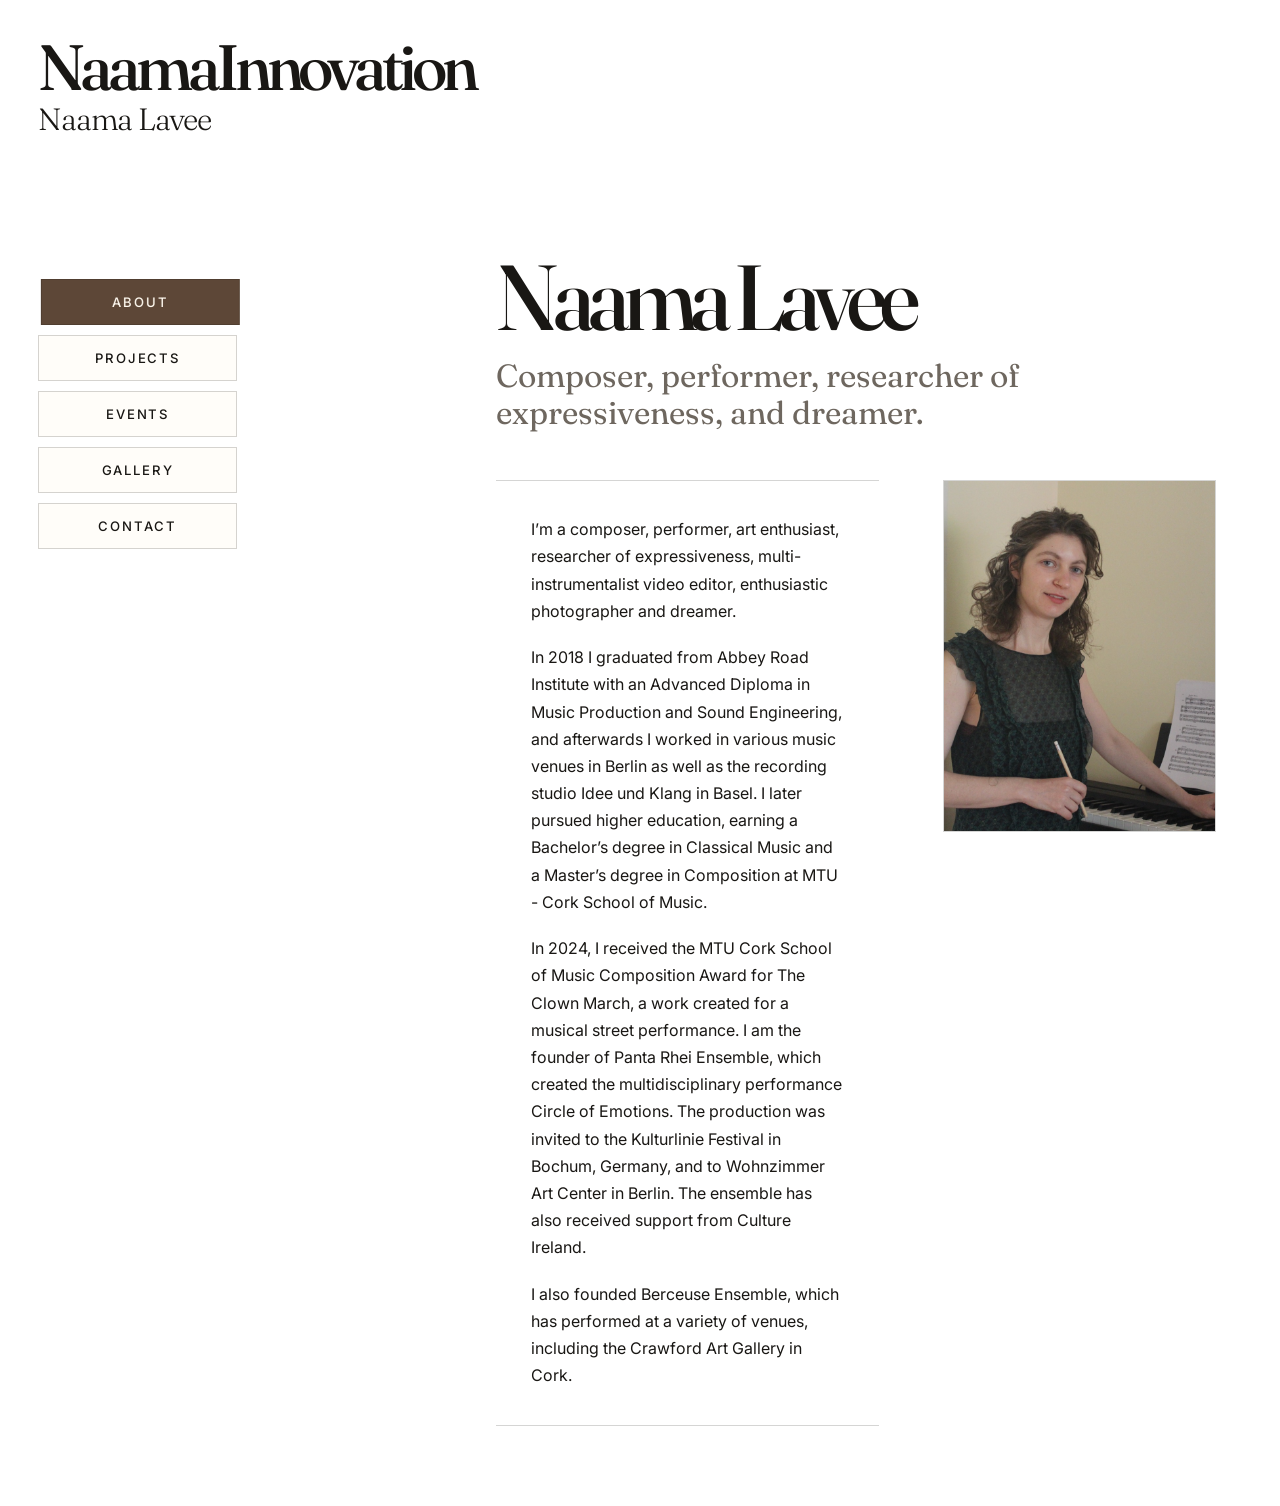
<file: about/index.html>
<!doctype html>
<html lang="en">
  <head>
    <meta charset="utf-8">
    <meta name="viewport" content="width=device-width, initial-scale=1">
    <title>About | NaamaInnovation</title>
    <meta name="description" content="About composer and performer Naama Lavee.">
    <link rel="preconnect" href="https://fonts.googleapis.com">
    <link rel="preconnect" href="https://fonts.gstatic.com" crossorigin>
    <link href="https://fonts.googleapis.com/css2?family=Fraunces:opsz,wght@9..144,300;9..144,500;9..144,700&family=Inter:wght@300;400;500;600&display=swap" rel="stylesheet">
    <link rel="stylesheet" href="/assets/css/styles.css?v=20260628-16">
  </head>
  <body class="content-page reference-page about-page">
    <header class="site-brand" aria-label="Site title">
      <a class="brand-title" href="/">NaamaInnovation</a>
      <p class="brand-subtitle">Naama Lavee</p>
    </header>

    <button class="menu-toggle" type="button" aria-label="Open menu" aria-expanded="false" aria-controls="main-navigation">
      <span></span>
      <span></span>
      <span></span>
    </button>

    <nav class="sidebar" id="main-navigation" aria-label="Main navigation">
      <a href="/about/" aria-current="page">About</a>
      <a href="/works/">Projects</a>
      <a href="/events/">Events</a>
      <a href="/gallery/">Gallery</a>
      <a href="/contact/">Contact</a>
    </nav>

    <main class="page-shell">
      <section class="page-content">
        <h1 class="page-title">Naama Lavee</h1>
        <p class="page-subtitle">Composer, performer, researcher of expressiveness, and dreamer.</p>

        <div class="about-grid">
          <div class="about-copy">
            <p>I’m a composer, performer, art enthusiast, researcher of expressiveness, multi-instrumentalist video editor, enthusiastic photographer and dreamer.</p>
            <p>In 2018 I graduated from Abbey Road Institute with an Advanced Diploma in Music Production and Sound Engineering, and afterwards I worked in various music venues in Berlin as well as the recording studio Idee und Klang in Basel. I later pursued higher education, earning a Bachelor’s degree in Classical Music and a Master’s degree in Composition at MTU - Cork School of Music.</p>
            <p>In 2024, I received the MTU Cork School of Music Composition Award for The Clown March, a work created for a musical street performance. I am the founder of Panta Rhei Ensemble, which created the multidisciplinary performance Circle of Emotions. The production was invited to the Kulturlinie Festival in Bochum, Germany, and to Wohnzimmer Art Center in Berlin. The ensemble has also received support from Culture Ireland.</p>
            <p>I also founded Berceuse Ensemble, which has performed at a variety of venues, including the Crawford Art Gallery in Cork.</p>
          </div>
          <img class="portrait" src="/photos/png3.jpeg" alt="Naama Lavee portrait">
        </div>
      </section>
    </main>
    <script src="/assets/js/menu.js?v=20260628-11"></script>
  </body>
</html>
</file>
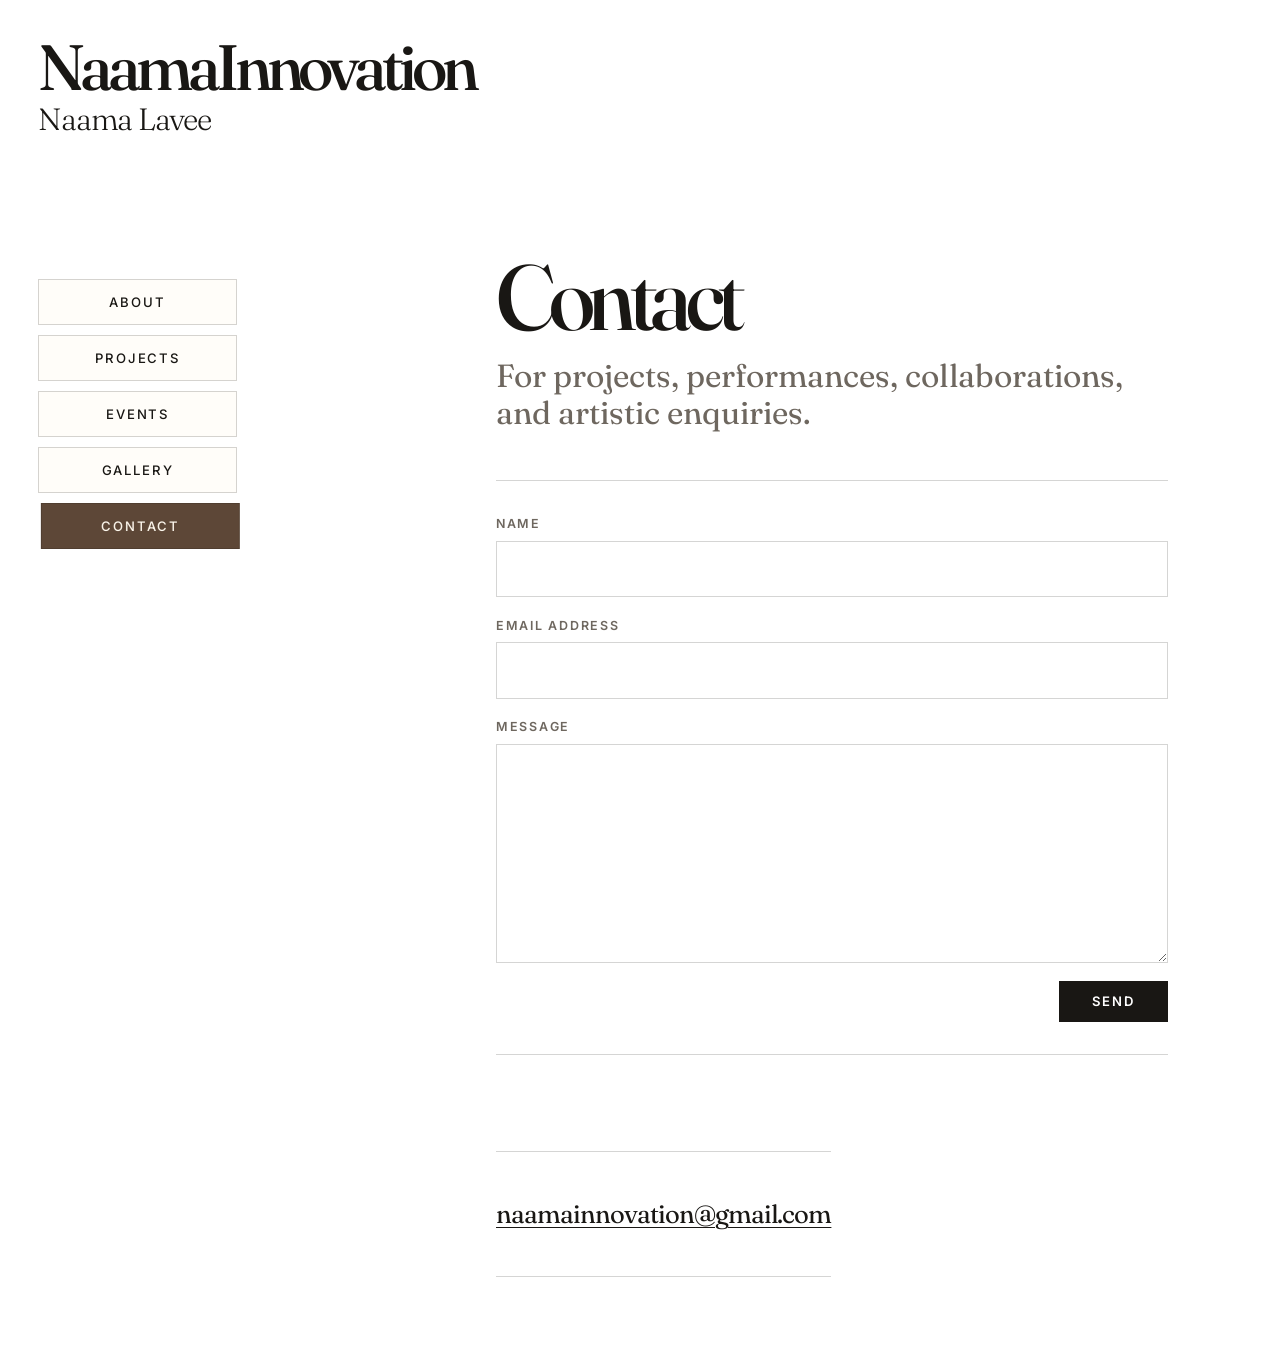
<file: contact/index.html>
<!doctype html>
<html lang="en">
  <head>
    <meta charset="utf-8">
    <meta name="viewport" content="width=device-width, initial-scale=1">
    <title>Contact | NaamaInnovation</title>
    <meta name="description" content="Contact Naama Lavee.">
    <link rel="preconnect" href="https://fonts.googleapis.com">
    <link rel="preconnect" href="https://fonts.gstatic.com" crossorigin>
    <link href="https://fonts.googleapis.com/css2?family=Fraunces:opsz,wght@9..144,300;9..144,500;9..144,700&family=Inter:wght@300;400;500;600&display=swap" rel="stylesheet">
    <link rel="stylesheet" href="/assets/css/styles.css?v=20260628-16">
  </head>
  <body class="content-page reference-page contact-page">
    <header class="site-brand" aria-label="Site title">
      <a class="brand-title" href="/">NaamaInnovation</a>
      <p class="brand-subtitle">Naama Lavee</p>
    </header>

    <button class="menu-toggle" type="button" aria-label="Open menu" aria-expanded="false" aria-controls="main-navigation">
      <span></span>
      <span></span>
      <span></span>
    </button>

    <nav class="sidebar" id="main-navigation" aria-label="Main navigation">
      <a href="/about/">About</a>
      <a href="/works/">Projects</a>
      <a href="/events/">Events</a>
      <a href="/gallery/">Gallery</a>
      <a href="/contact/" aria-current="page">Contact</a>
    </nav>

    <main class="page-shell">
      <section class="page-content">
        <h1 class="page-title">Contact</h1>
        <p class="page-subtitle">For projects, performances, collaborations, and artistic enquiries.</p>

        <form class="contact-form" action="https://formspree.io/f/xrenzddb" method="POST">
          <label>
            <span>Name</span>
            <input type="text" name="name" autocomplete="name" required>
          </label>
          <label>
            <span>Email address</span>
            <input type="email" name="email" autocomplete="email" required>
          </label>
          <label>
            <span>Message</span>
            <textarea name="message" rows="7" required></textarea>
          </label>
          <button type="submit">Send</button>
        </form>

        <div class="contact-panel" aria-label="Contact details">
          <div class="contact-links">
            <a class="contact-email" href="mailto:naamainnovation@gmail.com">naamainnovation@gmail.com</a>
          </div>
        </div>
      </section>
    </main>
    <script src="/assets/js/menu.js?v=20260628-11"></script>
  </body>
</html>
</file>
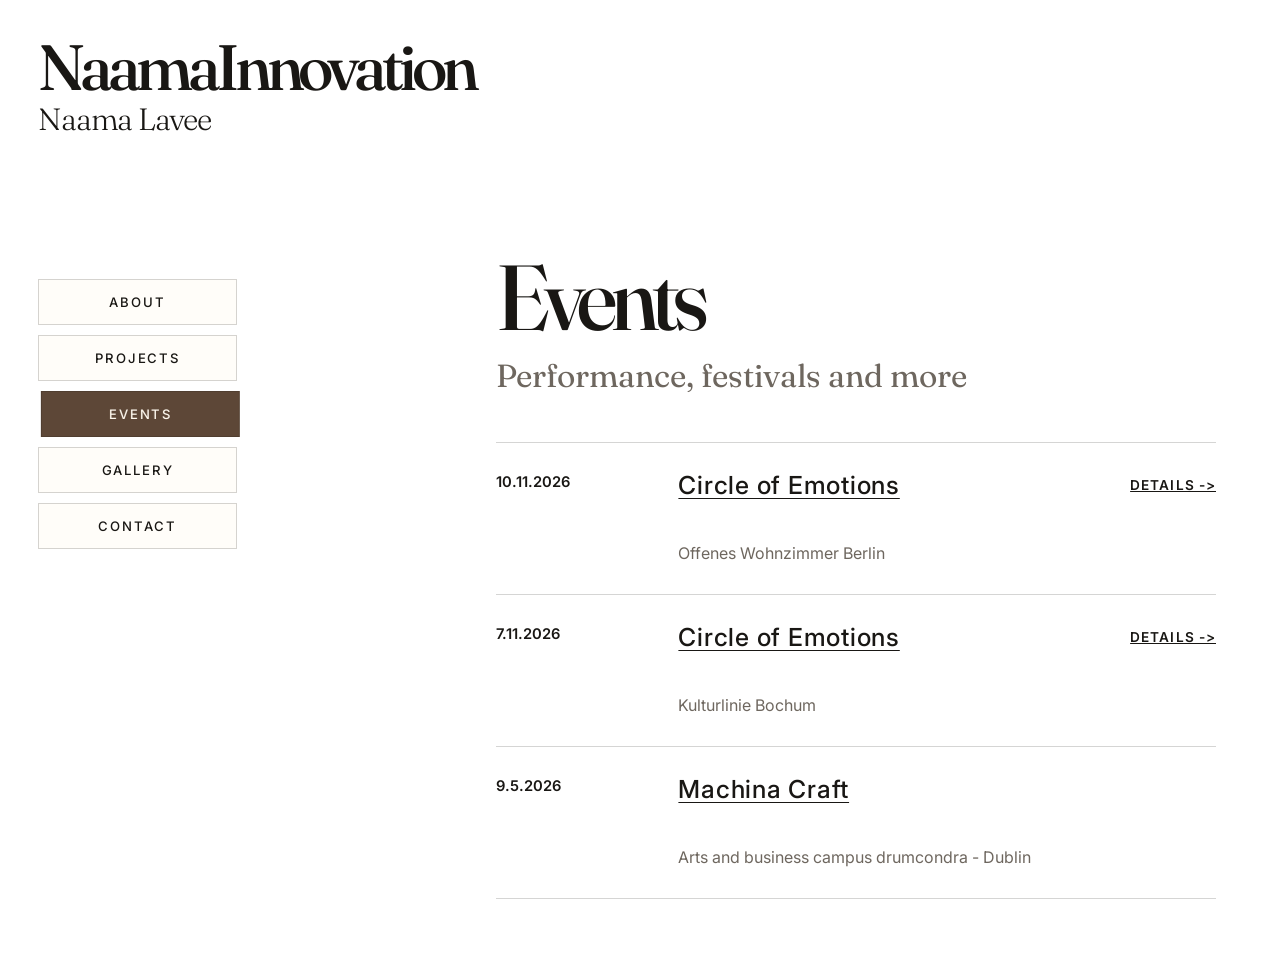
<file: events/index.html>
<!doctype html>
<html lang="en">
  <head>
    <meta charset="utf-8">
    <meta name="viewport" content="width=device-width, initial-scale=1">
    <title>Events | NaamaInnovation</title>
    <meta name="description" content="Events by Naama Lavee.">
    <link rel="preconnect" href="https://fonts.googleapis.com">
    <link rel="preconnect" href="https://fonts.gstatic.com" crossorigin>
    <link href="https://fonts.googleapis.com/css2?family=Fraunces:opsz,wght@9..144,300;9..144,500;9..144,700&family=Inter:wght@300;400;500;600&display=swap" rel="stylesheet">
    <link rel="stylesheet" href="/assets/css/styles.css?v=20260628-16">
  </head>
  <body class="content-page reference-page events-page">
    <header class="site-brand" aria-label="Site title">
      <a class="brand-title" href="/">NaamaInnovation</a>
      <p class="brand-subtitle">Naama Lavee</p>
    </header>

    <button class="menu-toggle" type="button" aria-label="Open menu" aria-expanded="false" aria-controls="main-navigation">
      <span></span>
      <span></span>
      <span></span>
    </button>

    <nav class="sidebar" id="main-navigation" aria-label="Main navigation">
      <a href="/about/">About</a>
      <a href="/works/">Projects</a>
      <a href="/events/" aria-current="page">Events</a>
      <a href="/gallery/">Gallery</a>
      <a href="/contact/">Contact</a>
    </nav>

    <main class="page-shell">
      <section class="page-content">
        <h1 class="page-title">Events</h1>
        <p class="page-subtitle">Performance, festivals and more</p>

        <div class="events-list event-list-reference" data-events></div>
      </section>
    </main>

    <script src="/assets/js/content.js?v=20260628-15"></script>
    <script src="/assets/js/menu.js?v=20260628-11"></script>
  </body>
</html>
</file>
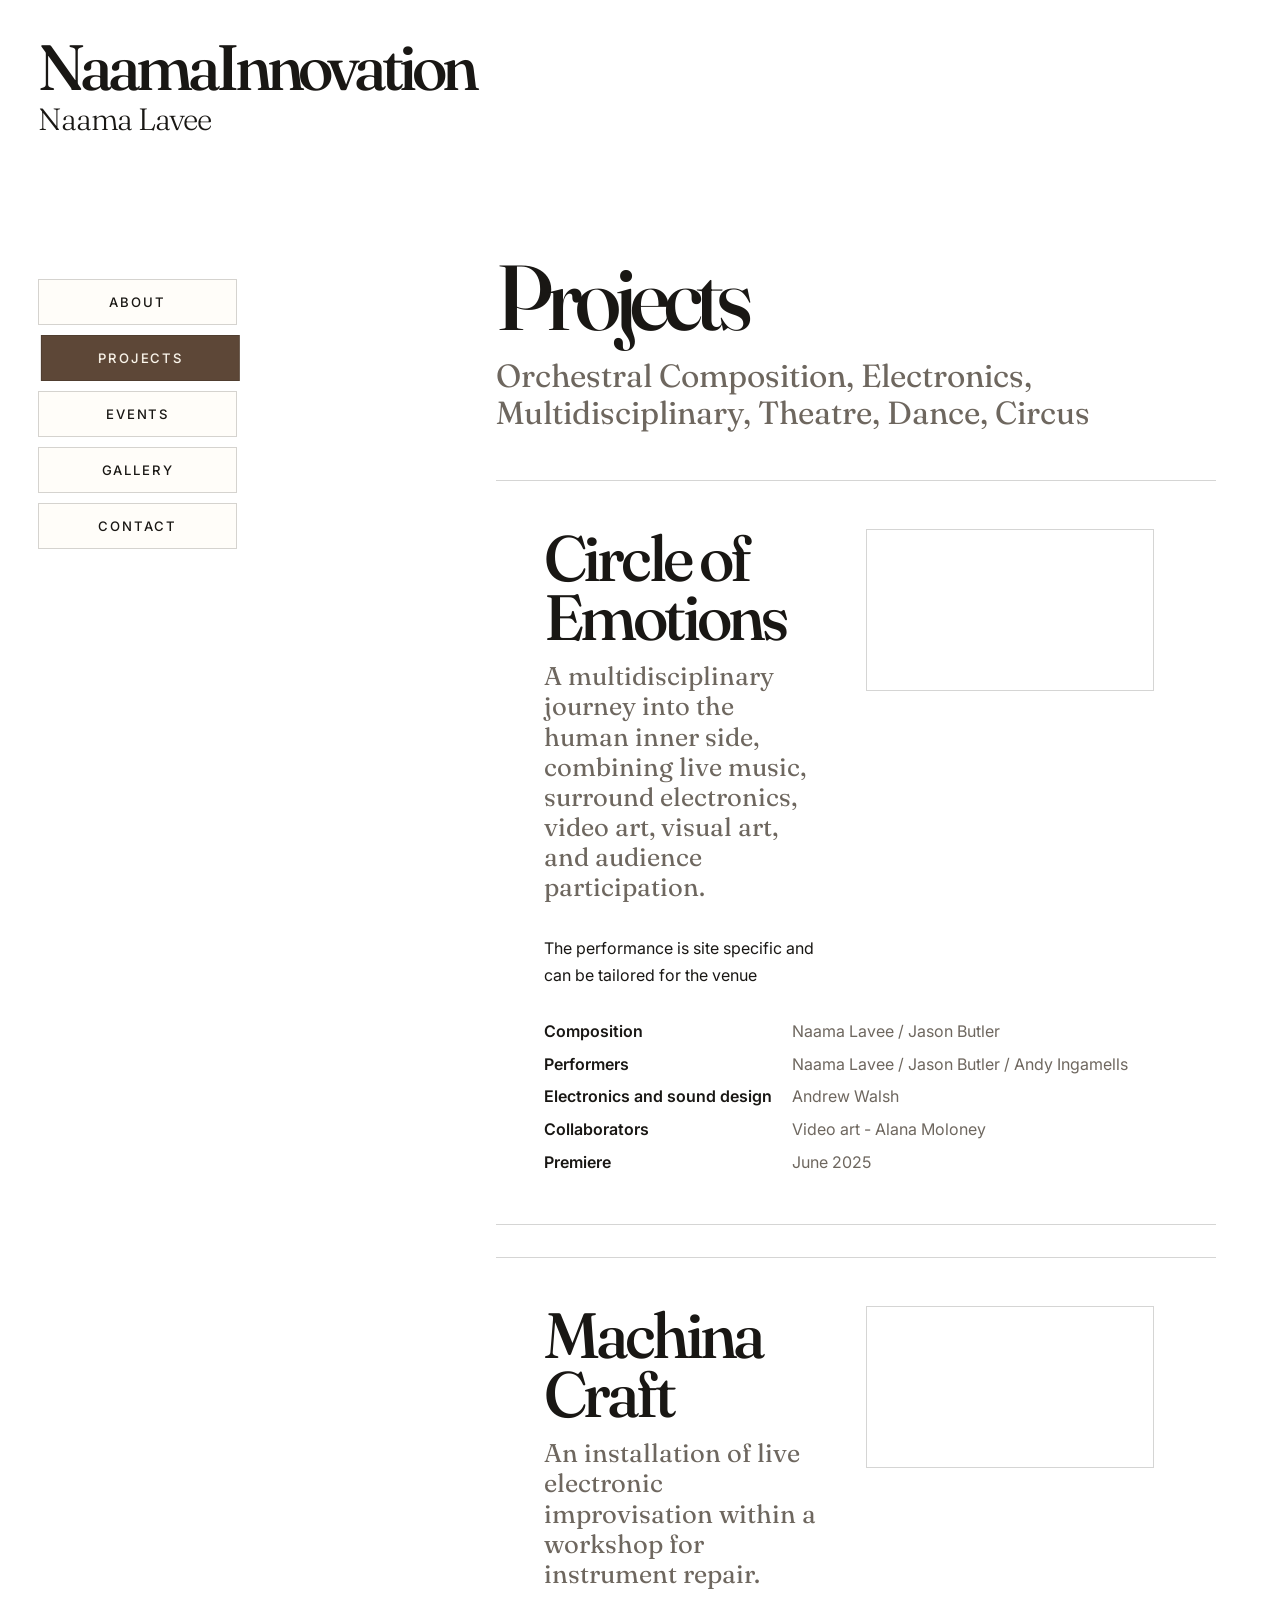
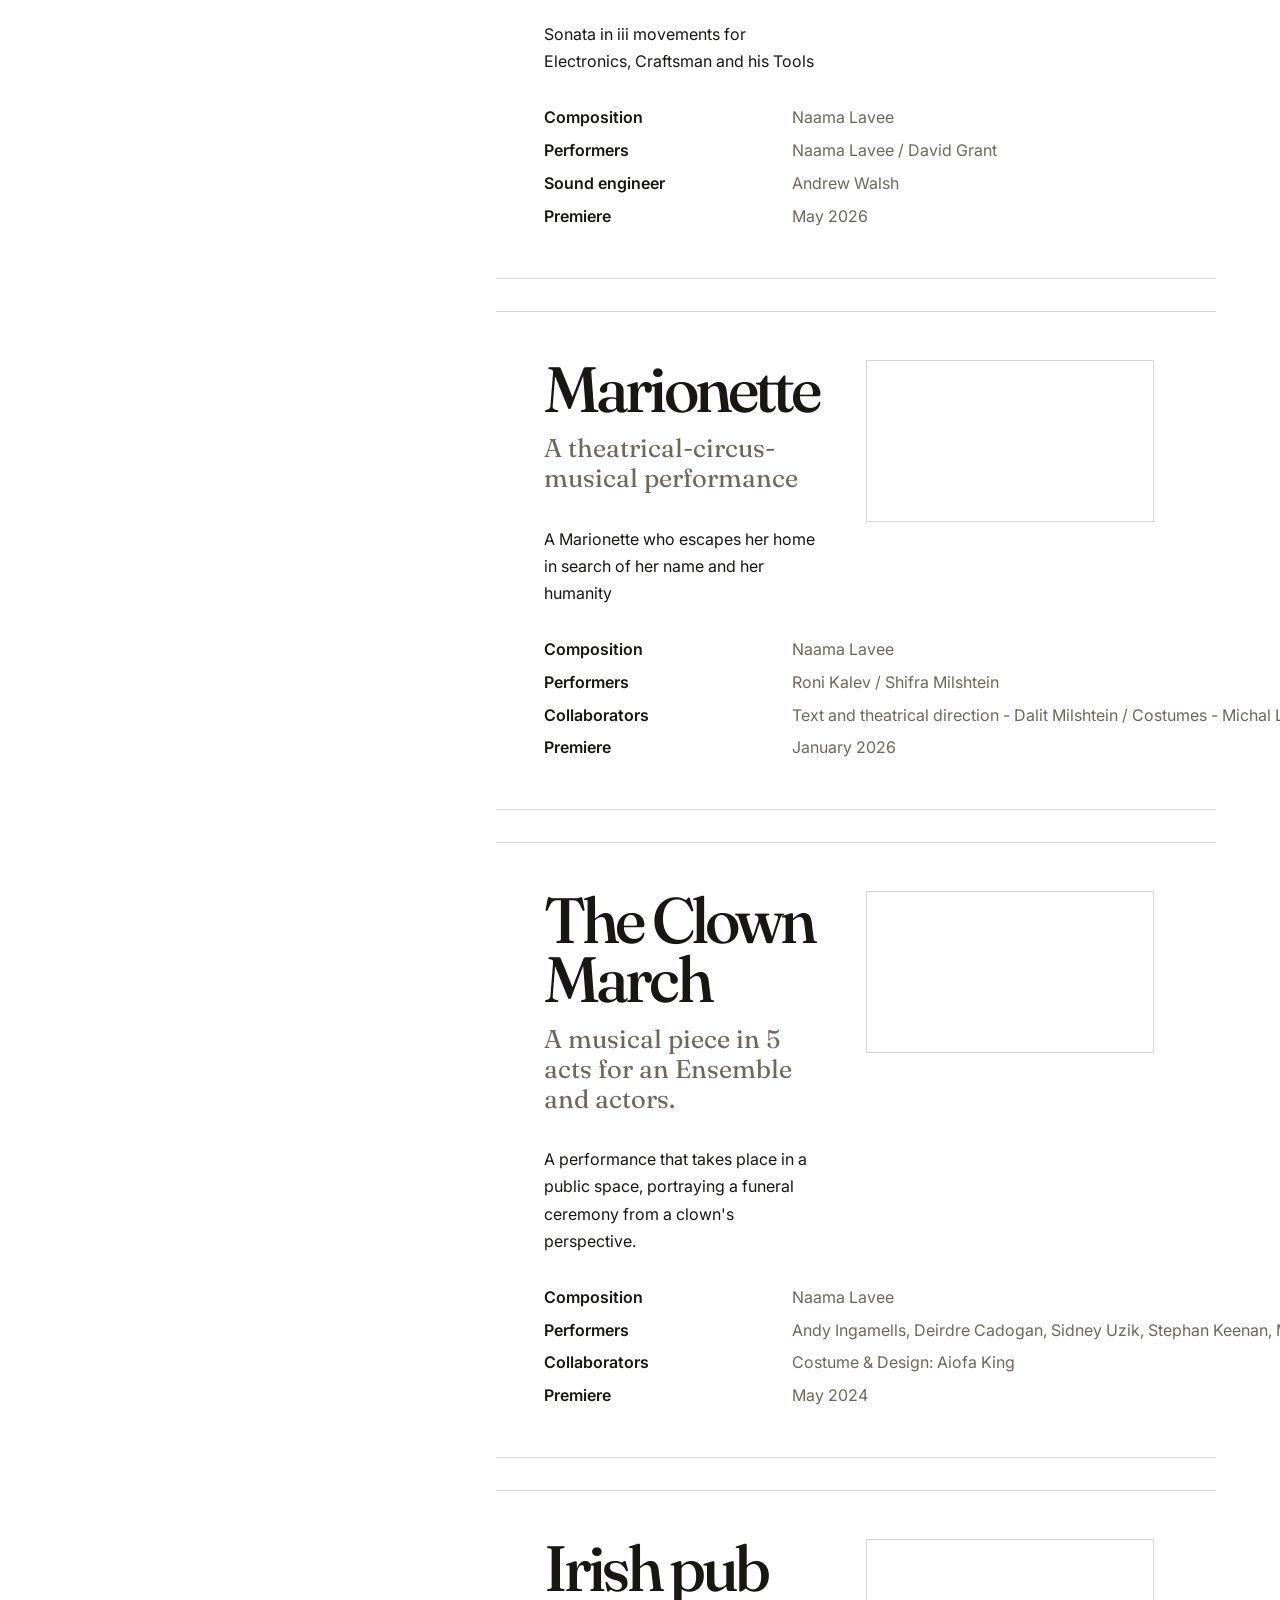
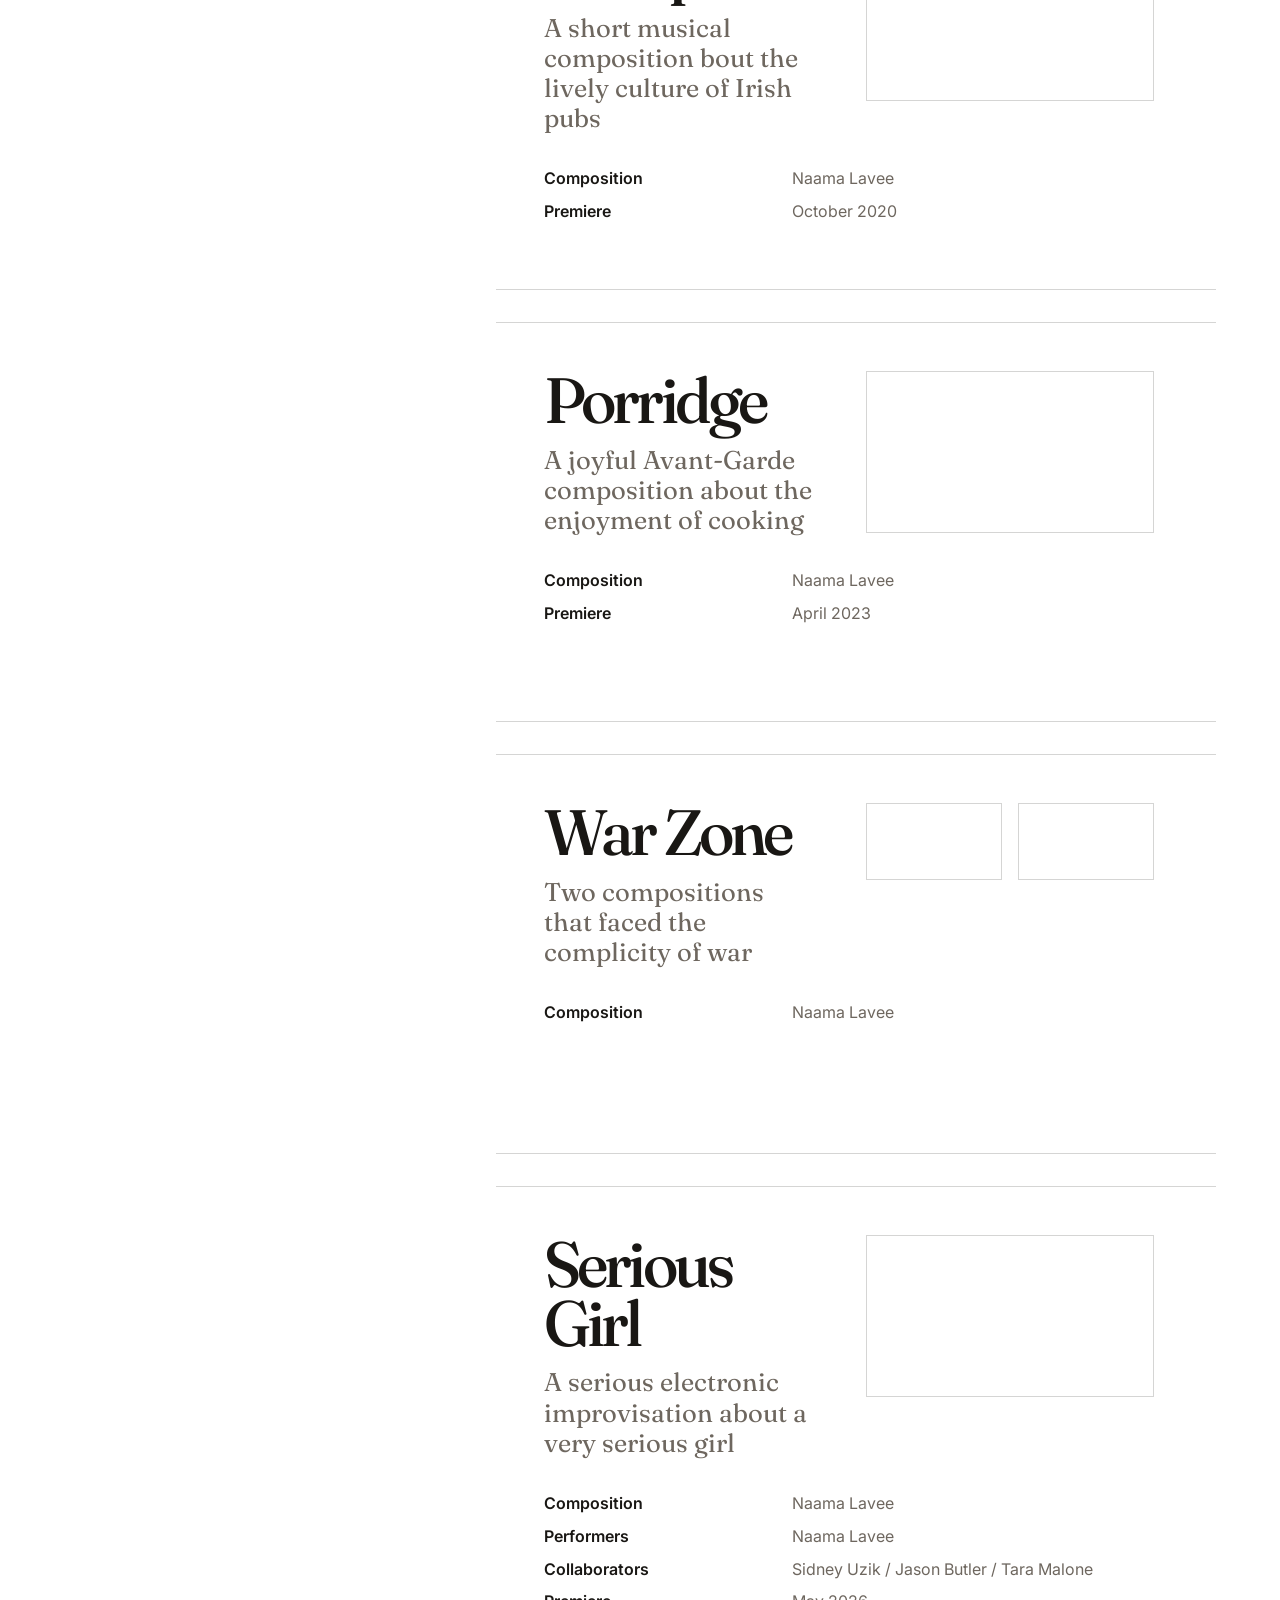
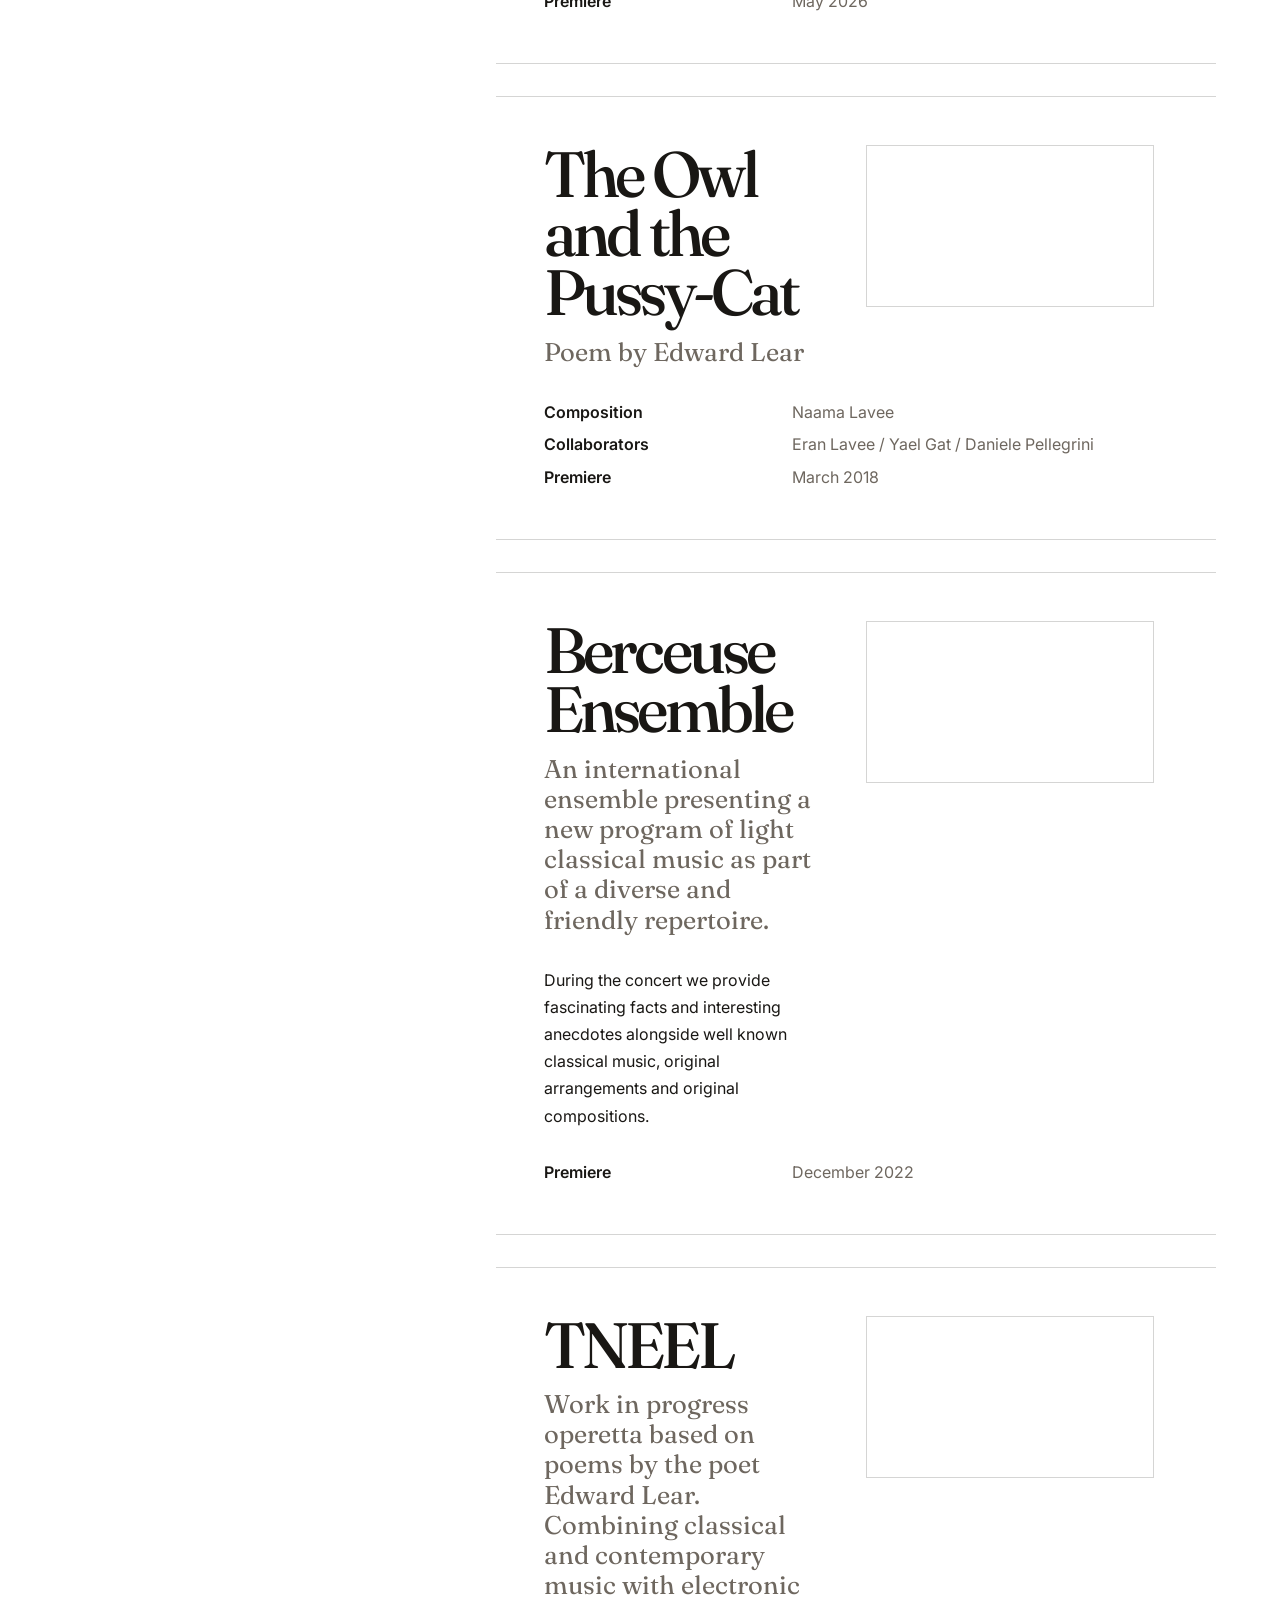
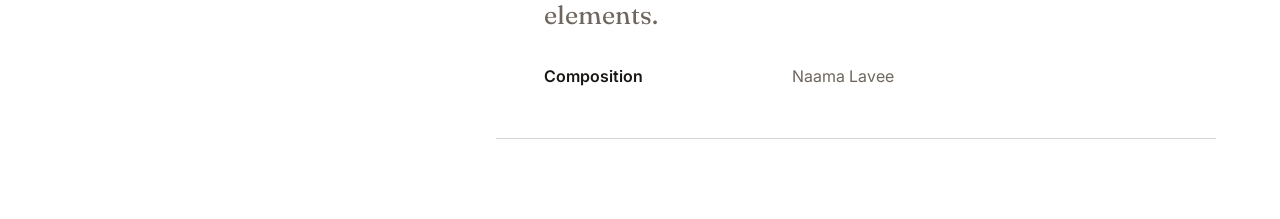
<file: works/index.html>
<!doctype html>
<html lang="en">
  <head>
    <meta charset="utf-8">
    <meta name="viewport" content="width=device-width, initial-scale=1">
    <title>Projects | NaamaInnovation</title>
    <meta name="description" content="Projects by Naama Lavee.">
    <link rel="preconnect" href="https://fonts.googleapis.com">
    <link rel="preconnect" href="https://fonts.gstatic.com" crossorigin>
    <link href="https://fonts.googleapis.com/css2?family=Fraunces:opsz,wght@9..144,300;9..144,500;9..144,700&family=Inter:wght@300;400;500;600&display=swap" rel="stylesheet">
    <link rel="stylesheet" href="/assets/css/styles.css?v=20260628-16">
  </head>
  <body class="content-page projects-page">
    <header class="site-brand" aria-label="Site title">
      <a class="brand-title" href="/">NaamaInnovation</a>
      <p class="brand-subtitle">Naama Lavee</p>
    </header>

    <button class="menu-toggle" type="button" aria-label="Open menu" aria-expanded="false" aria-controls="main-navigation">
      <span></span>
      <span></span>
      <span></span>
    </button>

    <nav class="sidebar" id="main-navigation" aria-label="Main navigation">
      <a href="/about/">About</a>
      <a href="/works/" aria-current="page">Projects</a>
      <a href="/events/">Events</a>
      <a href="/gallery/">Gallery</a>
      <a href="/contact/">Contact</a>
    </nav>

    <main class="page-shell">
      <section class="page-content">
        <h1 class="page-title">Projects</h1>
        <p class="page-subtitle">Orchestral Composition, Electronics, Multidisciplinary, Theatre, Dance, Circus</p>
        <div class="works-list" data-works></div>
      </section>
    </main>

    <script src="/assets/js/content.js?v=20260628-15"></script>
    <script src="/assets/js/menu.js?v=20260628-11"></script>
  </body>
</html>
</file>
<file: assets/css/styles.css>
:root {
  --font-display: "Fraunces", Georgia, serif;
  --font-body: "Inter", Arial, sans-serif;
  --ink: #191714;
  --muted: #6e675f;
  --paper: #f5f0e7;
  --panel: rgba(248, 244, 235, 0.88);
  --line: rgba(25, 23, 20, 0.18);
  --accent: #5d4737;
  --sidebar-left: clamp(1rem, 3vw, 3rem);
  --content-left: clamp(12rem, 23vw, 20rem);
}

* {
  box-sizing: border-box;
}

html {
  min-height: 100%;
  scroll-behavior: smooth;
}

body {
  min-height: 100vh;
  margin: 0;
  color: var(--ink);
  background: var(--paper);
  font-family: var(--font-body);
  font-size: 16px;
  line-height: 1.7;
}

a {
  color: inherit;
}

.landing-page {
  min-height: 100vh;
  background-image: linear-gradient(90deg, rgba(0, 0, 0, 0.12), rgba(0, 0, 0, 0.02)), url("/photos/Landing%20page%20image.png");
  background-position: center;
  background-size: cover;
  background-attachment: fixed;
}

.content-page {
  background: #fff;
}

.projects-page,
.reference-page {
  background: #fff;
}

.projects-page .page-shell,
.projects-page .page-content,
.reference-page .page-shell,
.reference-page .page-content {
  background: #fff;
}

.site-brand {
  position: fixed;
  z-index: 10;
  top: clamp(1rem, 3vw, 2.35rem);
  left: var(--sidebar-left);
  width: min(42vw, 24rem);
  color: #f5efe2;
  text-shadow: 0 0.16rem 1rem rgba(0, 0, 0, 0.48);
}

.content-page .site-brand {
  color: var(--ink);
  text-shadow: none;
}

.brand-title {
  display: block;
  font-family: var(--font-display);
  font-size: clamp(2rem, 5vw, 5.4rem);
  font-weight: 500;
  line-height: 0.92;
  letter-spacing: -0.08em;
  text-decoration: none;
}

.brand-subtitle {
  margin: 0.45rem 0 0;
  font-family: var(--font-display);
  font-size: clamp(1.1rem, 2.4vw, 2.35rem);
  font-weight: 300;
  line-height: 1;
  letter-spacing: -0.035em;
}

.sidebar {
  position: fixed;
  z-index: 10;
  left: var(--sidebar-left);
  top: clamp(11rem, 31vh, 18rem);
  display: grid;
  width: min(12.4rem, 35vw);
  gap: 0.62rem;
}

.sidebar a {
  display: block;
  border: 1px solid rgba(245, 239, 226, 0.62);
  padding: 0.68rem 1rem;
  color: #f5efe2;
  background: rgba(24, 23, 22, 0.34);
  font-size: 0.82rem;
  font-weight: 500;
  letter-spacing: 0.14em;
  text-align: center;
  text-decoration: none;
  text-transform: uppercase;
  backdrop-filter: blur(6px);
  transition: background 180ms ease, color 180ms ease, transform 180ms ease;
}

.content-page .sidebar a {
  border-color: var(--line);
  color: var(--ink);
  background: rgba(255, 252, 245, 0.62);
}

.sidebar a:hover,
.sidebar a:focus-visible,
.sidebar a[aria-current="page"] {
  color: var(--ink);
  background: rgba(245, 239, 226, 0.88);
  transform: translateX(0.18rem);
}

.menu-toggle {
  display: none;
}

.content-page .sidebar a:hover,
.content-page .sidebar a:focus-visible,
.content-page .sidebar a[aria-current="page"] {
  color: #fffaf0;
  background: var(--accent);
}

.page-shell {
  min-height: 100vh;
  padding: clamp(11rem, 26vh, 15rem) clamp(1.25rem, 5vw, 5rem) 5rem var(--content-left);
}

.page-content {
  width: min(100%, 70rem);
  margin-left: auto;
  margin-right: auto;
}

.projects-page .page-content {
  width: min(100%, 74rem);
  margin-left: auto;
  margin-right: 0;
}

.gallery-page .page-content {
  width: min(100%, 62rem);
  margin-left: auto;
  margin-right: 0;
}

.events-page .page-content {
  width: min(100%, 64rem);
  margin-left: auto;
  margin-right: 0;
}

.about-page .page-content,
.contact-page .page-content {
  width: min(100%, 64rem);
  margin-left: auto;
  margin-right: 0;
}

.page-kicker {
  margin: 0 0 0.5rem;
  color: var(--muted);
  font-size: 0.78rem;
  font-weight: 600;
  letter-spacing: 0.2em;
  text-transform: uppercase;
}

.page-title {
  margin: 0;
  font-family: var(--font-display);
  font-size: clamp(3.2rem, 9vw, 8rem);
  font-weight: 500;
  line-height: 0.9;
  letter-spacing: -0.07em;
}

.page-subtitle {
  max-width: 42rem;
  margin: 1.1rem 0 3rem;
  color: var(--muted);
  font-family: var(--font-display);
  font-size: clamp(1.25rem, 2.6vw, 2rem);
  line-height: 1.18;
}

.about-grid {
  display: grid;
  grid-template-columns: minmax(0, 1.05fr) minmax(16rem, 0.75fr);
  gap: clamp(2rem, 5vw, 5rem);
  align-items: start;
}

.about-copy {
  padding: clamp(1.25rem, 3vw, 2.2rem);
  border-top: 1px solid var(--line);
  border-bottom: 1px solid var(--line);
  background: transparent;
}

.about-copy p {
  margin: 0 0 1.2rem;
}

.about-copy p:last-child {
  margin-bottom: 0;
}

.portrait {
  width: 100%;
  min-height: 22rem;
  object-fit: cover;
  border: 1px solid var(--line);
}

.works-list,
.events-list {
  display: grid;
  gap: 2rem;
}

.work-card {
  display: grid;
  grid-template-columns: minmax(13rem, 0.75fr) minmax(0, 1fr);
  min-height: 25rem;
  border-top: 1px solid var(--line);
  border-bottom: 1px solid var(--line);
  background: transparent;
}

.work-card-no-image {
  grid-template-columns: 1fr;
}

.work-card-no-image .work-body {
  max-width: none;
}

.work-body-with-video {
  display: grid;
  grid-template-columns: minmax(0, 0.95fr) minmax(18rem, 0.85fr);
  gap: clamp(1.5rem, 4vw, 3rem);
  align-items: start;
}

.work-visual {
  display: grid;
  align-content: start;
  padding: clamp(1rem, 3vw, 1.8rem);
}

.work-visual img {
  width: 100%;
  aspect-ratio: 4 / 5;
  object-fit: cover;
  border: 1px solid var(--line);
}

.work-body {
  padding: clamp(1.4rem, 4vw, 3rem);
}

.work-title,
.event-title {
  margin: 0;
  font-family: var(--font-display);
  font-size: clamp(2.2rem, 5vw, 4.8rem);
  font-weight: 500;
  line-height: 0.92;
  letter-spacing: -0.06em;
}

.work-subtitle {
  margin: 0.9rem 0 2rem;
  color: var(--muted);
  font-family: var(--font-display);
  font-size: clamp(1.1rem, 2.2vw, 1.6rem);
  line-height: 1.18;
}

.work-description {
  max-width: 37rem;
  margin: 0 0 1.8rem;
}

.credits {
  display: grid;
  gap: 0.35rem;
  margin: 0;
  color: var(--muted);
}

.credits div {
  display: grid;
  grid-template-columns: 14.5rem minmax(0, 1fr);
  gap: 1rem;
}

.credits dt {
  font-weight: 600;
  color: var(--ink);
  white-space: nowrap;
}

.credits dd {
  margin: 0;
  white-space: nowrap;
}

.video-embed {
  display: grid;
  gap: 1rem;
  margin-top: 0;
}

.video-count-2 {
  grid-template-columns: repeat(2, minmax(0, 1fr));
}

.video-embed iframe {
  display: block;
  width: 100%;
  aspect-ratio: 16 / 9;
  border: 1px solid var(--line);
}

.events-grid {
  display: grid;
  grid-template-columns: repeat(2, minmax(0, 1fr));
  gap: clamp(1.4rem, 4vw, 3rem);
}

.event-list-reference {
  display: grid;
  gap: 0;
  border-top: 1px solid var(--line);
}

.event-column {
  min-height: 27rem;
  padding: clamp(1rem, 3vw, 1.8rem);
  border: 1px solid var(--line);
  background: rgba(255, 252, 245, 0.74);
}

.event-heading {
  margin: 0 0 1.6rem;
  color: var(--muted);
  font-size: 0.8rem;
  font-weight: 700;
  letter-spacing: 0.18em;
  text-transform: uppercase;
}

.event-card {
  display: grid;
  grid-template-columns: 9rem minmax(0, 1fr) 8rem;
  gap: clamp(1rem, 3vw, 3rem);
  align-items: start;
  padding: 1.7rem 0;
  border-bottom: 1px solid var(--line);
}

.event-date {
  margin: 0;
  color: var(--ink);
  font-size: 0.92rem;
  font-weight: 600;
}

.event-main {
  min-width: 0;
}

.event-main .event-title {
  font-family: var(--font-body);
  font-size: clamp(1.15rem, 2vw, 1.55rem);
  font-weight: 500;
  line-height: 1.25;
  letter-spacing: 0.03em;
}

.event-main .event-title a {
  text-decoration-thickness: 0.045em;
  text-underline-offset: 0.16em;
}

.event-meta,
.event-description {
  margin: 0.7rem 0 0;
  color: var(--muted);
}

.event-link {
  display: inline-block;
  margin-top: 0.25rem;
  font-size: 0.85rem;
  font-weight: 600;
  letter-spacing: 0.08em;
  text-align: right;
  text-transform: uppercase;
}

.event-link-placeholder {
  display: block;
}

.contact-panel {
  display: inline-block;
  margin-top: clamp(2.5rem, 8vw, 6rem);
  padding: clamp(1.4rem, 4vw, 3rem) 0;
  border-top: 1px solid var(--line);
  border-bottom: 1px solid var(--line);
  background: transparent;
}

.contact-links {
  display: grid;
  gap: 0.85rem;
}

.contact-email {
  font-family: var(--font-display);
  font-size: clamp(1rem, 2vw, 1.6rem);
  line-height: 1.1;
  letter-spacing: -0.04em;
  text-decoration-thickness: 0.05em;
  text-underline-offset: 0.16em;
}

.contact-instagram {
  display: inline-grid;
  width: 2.15rem;
  height: 2.15rem;
  place-items: center;
  color: var(--muted);
}

.contact-instagram svg {
  width: 100%;
  height: 100%;
  fill: none;
  stroke: currentColor;
  stroke-width: 1.5;
}

.contact-form {
  display: grid;
  width: min(100%, 42rem);
  gap: 1.1rem;
  padding: clamp(1.2rem, 3vw, 2rem) 0;
  border-top: 1px solid var(--line);
  border-bottom: 1px solid var(--line);
}

.contact-form label {
  display: grid;
  gap: 0.4rem;
}

.contact-form span {
  color: var(--muted);
  font-size: 0.78rem;
  font-weight: 600;
  letter-spacing: 0.14em;
  text-transform: uppercase;
}

.contact-form input,
.contact-form textarea {
  width: 100%;
  border: 1px solid var(--line);
  padding: 0.85rem 0.9rem;
  color: var(--ink);
  background: #fff;
  font: inherit;
}

.contact-form textarea {
  resize: vertical;
}

.contact-form button {
  justify-self: end;
  border: 1px solid var(--ink);
  padding: 0.72rem 2rem;
  color: #fff;
  background: var(--ink);
  font-family: var(--font-body);
  font-size: 0.82rem;
  font-weight: 600;
  letter-spacing: 0.14em;
  text-transform: uppercase;
  cursor: pointer;
}

.gallery-grid {
  display: grid;
  grid-template-columns: repeat(3, minmax(0, 1fr));
  gap: clamp(0.75rem, 2vw, 1.25rem);
  margin-top: 2rem;
}

.gallery-grid img {
  width: 100%;
  aspect-ratio: 1 / 1;
  object-fit: cover;
  border: 1px solid var(--line);
  cursor: zoom-in;
  transition: opacity 160ms ease, transform 160ms ease;
}

.gallery-grid img:hover,
.gallery-grid img:focus-visible {
  opacity: 0.82;
  transform: scale(0.985);
  outline: none;
}

.lightbox[hidden] {
  display: none;
}

.lightbox {
  position: fixed;
  z-index: 100;
  inset: 0;
  display: grid;
  place-items: center;
  padding: clamp(1rem, 4vw, 3rem);
  background: rgba(12, 11, 10, 0.86);
}

.lightbox img {
  max-width: min(100%, 78rem);
  max-height: 88vh;
  object-fit: contain;
  box-shadow: 0 1rem 4rem rgba(0, 0, 0, 0.35);
}

.lightbox-close {
  position: fixed;
  top: 1rem;
  right: 1rem;
  border: 1px solid rgba(255, 255, 255, 0.4);
  padding: 0.65rem 0.9rem;
  color: #fff;
  background: rgba(0, 0, 0, 0.32);
  font-family: var(--font-body);
  font-size: 0.78rem;
  font-weight: 600;
  letter-spacing: 0.12em;
  text-transform: uppercase;
  cursor: pointer;
}

.lightbox-open {
  overflow: hidden;
}

.empty-state {
  padding: 1rem;
  color: var(--muted);
  border: 1px solid var(--line);
  background: rgba(255, 252, 245, 0.74);
}

@media (min-width: 821px) {
  :root {
    --content-left: clamp(27rem, 32vw, 36rem);
  }

  .content-page .site-brand {
    width: min(31vw, 28rem);
    background: rgba(255, 255, 255, 0.88);
    box-shadow: 0 0 0 0.85rem rgba(255, 255, 255, 0.88);
  }

  .content-page .page-shell {
    padding-top: clamp(16rem, 24vh, 19rem);
  }

  .content-page .page-content {
    margin-left: 0;
    margin-right: auto;
  }

  .projects-page .page-content,
  .events-page .page-content,
  .gallery-page .page-content,
  .about-page .page-content,
  .contact-page .page-content {
    margin-left: 0;
    margin-right: auto;
  }

  .work-card,
  .event-card,
  .gallery-grid,
  .about-grid,
  .contact-form,
  .contact-panel {
    scroll-margin-top: clamp(16rem, 24vh, 19rem);
  }
}

@media (min-width: 821px) and (max-width: 1199px) {
  :root {
    --content-left: clamp(22rem, 39vw, 30rem);
  }

  .brand-title {
    font-size: clamp(2.4rem, 4.7vw, 4rem);
  }

  .brand-subtitle {
    font-size: clamp(1.2rem, 2.4vw, 1.8rem);
  }

  .sidebar {
    width: min(10.5rem, 24vw);
  }

  .content-page .page-shell {
    padding-top: clamp(13rem, 22vh, 16rem);
  }

  .page-title {
    font-size: clamp(3rem, 6vw, 5rem);
  }
}

@media (min-width: 1200px) and (max-width: 1680px) {
  :root {
    --content-left: clamp(31rem, 36vw, 39rem);
  }

  .content-page .site-brand {
    width: min(33vw, 31rem);
  }

  .page-title {
    font-size: clamp(4.4rem, 7.2vw, 7rem);
  }

  .projects-page .page-content,
  .events-page .page-content,
  .gallery-page .page-content,
  .about-page .page-content,
  .contact-page .page-content {
    width: min(100%, 62rem);
  }
}

@media (max-width: 820px) {
  :root {
    --content-left: 1rem;
  }

  .landing-page {
    background-attachment: scroll;
    background-position: 58% center;
  }

  .site-brand {
    position: fixed;
    top: 0;
    left: 0;
    width: 100%;
    padding: 0.95rem 4.5rem 1rem 1rem;
    background: rgba(255, 255, 255, 0.94);
    border-bottom: 1px solid var(--line);
    color: var(--ink);
    text-shadow: none;
    backdrop-filter: blur(10px);
  }

  .landing-page .site-brand {
    color: var(--ink);
    text-shadow: none;
  }

  .brand-title {
    font-size: clamp(2rem, 11vw, 3.4rem);
  }

  .brand-subtitle {
    font-size: clamp(1.1rem, 5vw, 1.55rem);
  }

  .menu-toggle {
    position: fixed;
    z-index: 30;
    top: 1rem;
    right: 1rem;
    display: grid;
    gap: 0.27rem;
    width: 2.85rem;
    height: 2.85rem;
    place-content: center;
    border: 1px solid var(--line);
    background: rgba(255, 255, 255, 0.92);
    cursor: pointer;
  }

  .menu-toggle span {
    display: block;
    width: 1.25rem;
    height: 0.11rem;
    background: var(--ink);
    transition: transform 180ms ease, opacity 180ms ease;
  }

  .menu-open .menu-toggle span:nth-child(1) {
    transform: translateY(0.38rem) rotate(45deg);
  }

  .menu-open .menu-toggle span:nth-child(2) {
    opacity: 0;
  }

  .menu-open .menu-toggle span:nth-child(3) {
    transform: translateY(-0.38rem) rotate(-45deg);
  }

  .sidebar {
    position: fixed;
    z-index: 20;
    top: 6.6rem;
    right: 1rem;
    left: 1rem;
    display: grid;
    width: auto;
    max-height: calc(100vh - 7.6rem);
    gap: 0.5rem;
    grid-template-columns: 1fr;
    padding: 0.75rem;
    background: rgba(255, 255, 255, 0.96);
    border: 1px solid var(--line);
    box-shadow: 0 1rem 2.5rem rgba(25, 23, 20, 0.12);
    opacity: 0;
    pointer-events: none;
    transform: translateY(-0.5rem);
    transition: opacity 180ms ease, transform 180ms ease;
    backdrop-filter: blur(10px);
  }

  .menu-open .sidebar {
    opacity: 1;
    pointer-events: auto;
    transform: translateY(0);
  }

  .sidebar a,
  .content-page .sidebar a {
    border-color: var(--line);
    color: var(--ink);
    background: transparent;
  }

  .sidebar a:hover,
  .sidebar a:focus-visible,
  .sidebar a[aria-current="page"],
  .content-page .sidebar a:hover,
  .content-page .sidebar a:focus-visible,
  .content-page .sidebar a[aria-current="page"] {
    color: #fffaf0;
    background: var(--accent);
    transform: none;
  }

  .page-shell {
    padding-top: clamp(9.5rem, 31vw, 12rem);
    padding-right: 1rem;
    padding-bottom: 3rem;
  }

  .page-content {
    margin: 0;
  }

  .projects-page .page-content {
    width: min(100%, 70rem);
    margin: 0;
  }

  .projects-page .page-title,
  .projects-page .page-subtitle,
  .works-list,
  .work-card,
  .work-body,
  .work-copy,
  .credits,
  .credits div,
  .credits dd {
    min-width: 0;
    max-width: 100%;
  }

  .about-grid,
  .work-card,
  .events-grid,
  .gallery-grid {
    grid-template-columns: 1fr;
  }

  .work-visual {
    border-right: 0;
    border-bottom: 1px solid var(--line);
  }

  .work-visual img {
    aspect-ratio: 16 / 10;
  }

  .event-card {
    grid-template-columns: 1fr;
    gap: 0.5rem;
  }

  .work-body-with-video {
    grid-template-columns: 1fr;
  }

  .work-body {
    padding: clamp(1.1rem, 5vw, 1.6rem) 0;
  }

  .work-title,
  .work-subtitle,
  .work-description,
  .credits dt,
  .credits dd {
    overflow-wrap: anywhere;
    white-space: normal;
  }

  .video-count-2 {
    grid-template-columns: 1fr;
  }

  .gallery-grid {
    grid-template-columns: repeat(2, minmax(0, 1fr));
  }

  .event-link {
    margin-top: 0.4rem;
  }
}

@media (max-width: 520px) {
  .brand-title {
    font-size: clamp(1.9rem, 10vw, 2.75rem);
  }

  .sidebar a {
    padding: 0.62rem 0.7rem;
    font-size: 0.72rem;
  }

  .page-title {
    font-size: clamp(2.7rem, 18vw, 4.5rem);
  }

  .page-subtitle {
    font-size: clamp(1.1rem, 6vw, 1.45rem);
  }

  .credits div {
    grid-template-columns: 1fr;
    gap: 0.05rem;
  }

  .credits dd {
    white-space: normal;
  }

  .contact-form button {
    justify-self: stretch;
  }
}
</file>
